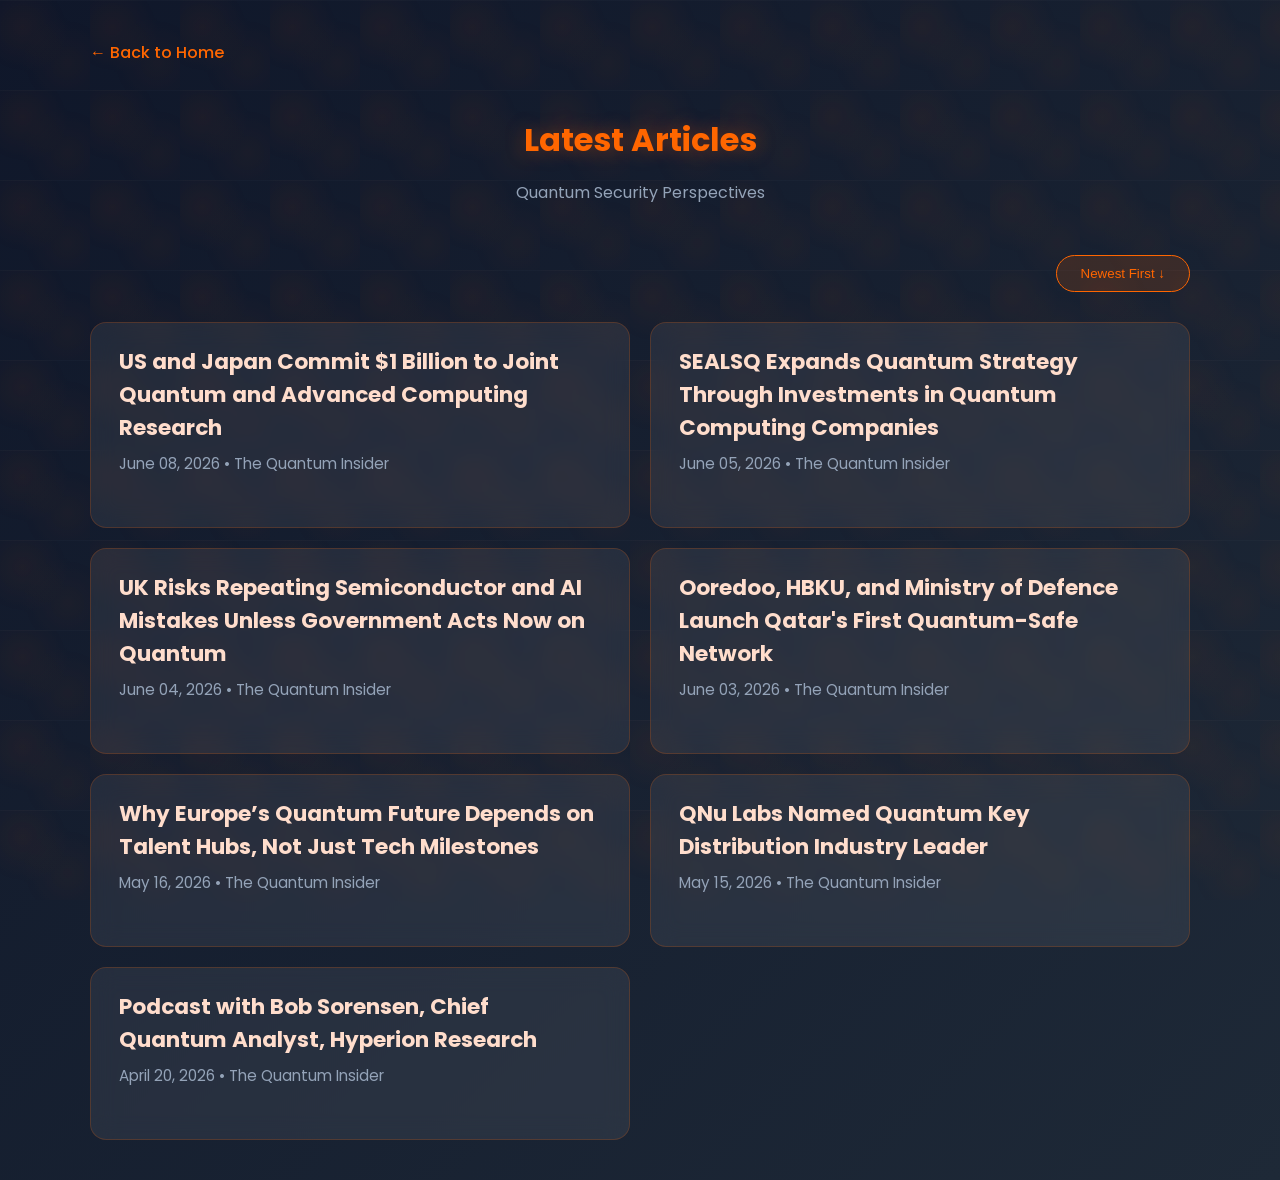
<file: articles.html>
<!DOCTYPE html>
<html lang="en">
<head>
    <meta charset="UTF-8">
    <meta name="viewport" content="width=device-width, initial-scale=1.0">
    <title>Latest Articles - Qnulabs</title>
    <style>
        @import url('https://fonts.googleapis.com/css2?family=Poppins:wght@400;500;600;700&display=swap');
       
        body {
            font-family: 'Poppins', sans-serif;
            margin: 0;
            padding: 40px 20px;
            background: linear-gradient(135deg, #0f172a 0%, #1e2937 100%);
            color: #e2e8f0;
            min-height: 100vh;
            position: relative;
            overflow-x: hidden;
        }
        body::before {
            content: '';
            position: fixed;
            top: 0;
            left: 0;
            width: 100%;
            height: 100%;
            background:
                radial-gradient(circle at 25% 30%, rgba(255, 102, 0, 0.08) 0%, transparent 50%),
                radial-gradient(circle at 75% 70%, rgba(255, 102, 0, 0.06) 0%, transparent 50%),
                linear-gradient(rgba(255,255,255,0.03) 1px, transparent 1px);
            background-size: 90px 90px;
            pointer-events: none;
            z-index: -1;
            opacity: 0.65;
        }
        .container {
            max-width: 1100px;
            margin: 0 auto;
            position: relative;
        }
        h1 {
            color: #ff6600;
            text-align: center;
            margin-bottom: 10px;
            text-shadow: 0 0 20px rgba(255, 102, 0, 0.4);
        }
        .subtitle {
            text-align: center;
            color: #94a3b8;
            margin-bottom: 50px;
        }
        .back {
            color: #ff6600;
            text-decoration: none;
            font-weight: 500;
            display: inline-block;
            margin-bottom: 30px;
        }
        .back:hover { text-decoration: underline; }

        .sort-container {
            display: flex;
            justify-content: flex-end;
            margin-bottom: 30px;
        }
        .sort-btn {
            background: rgba(255, 102, 0, 0.15);
            color: #ff6600;
            border: 1px solid #ff6600;
            padding: 10px 24px;
            border-radius: 50px;
            font-weight: 500;
            cursor: pointer;
            transition: all 0.3s;
        }
        .sort-btn:hover {
            background: #ff6600;
            color: white;
        }

        .article-list {
            display: grid;
            grid-template-columns: repeat(2, 1fr);
            gap: 20px;
        }
        @media (max-width: 768px) {
            .article-list {
                grid-template-columns: 1fr;
            }
        }
        
        .article-item {
            background: rgba(255, 255, 255, 0.07);
            backdrop-filter: blur(12px);
            padding: 22px 28px;
            border-radius: 16px;
            border: 1px solid rgba(255, 102, 0, 0.2);
            transition: all 0.3s;
            cursor: pointer;
        }
        .article-item:hover {
            transform: translateY(-6px);
            background: rgba(255, 255, 255, 0.12);
            border-color: #ff6600;
            box-shadow: 0 10px 30px rgba(255, 102, 0, 0.25);
        }
        .article-item h2 {
            color: #ffddcc;
            margin: 0;
            font-size: 1.35rem;
        }
        .article-item .meta {
            color: #94a3b8;
            font-size: 0.95rem;
            margin-top: 8px;
        }

        .article-detail {
            display: none;
            background: rgba(255, 255, 255, 0.08);
            backdrop-filter: blur(12px);
            padding: 40px;
            border-radius: 16px;
            border: 1px solid rgba(255, 102, 0, 0.25);
        }
        .article-detail h2 {
            color: #ff6600;
            font-size: 2rem;
            margin-bottom: 20px;
        }
        .meta {
            color: #94a3b8;
            margin-bottom: 30px;
        }
        .section {
            margin-bottom: 40px;
        }
        .section h3 {
            color: #ff8533;
            margin-bottom: 18px;
            font-size: 1.4rem;
        }
        .summary, .perspective {
            line-height: 1.85;
            color: #cbd5e1;
        }
        .summary ul, .perspective ul {
            padding-left: 25px;
            margin: 15px 0;
            list-style-type: disc;
        }
        .summary li, .perspective li {
            margin-bottom: 12px;
        }
        .btn {
            display: inline-block;
            padding: 14px 32px;
            background: #ff6600;
            color: white;
            text-decoration: none;
            border-radius: 50px;
            font-weight: 600;
            margin-top: 20px;
            transition: all 0.3s;
        }
        .btn:hover {
            background: #ff8533;
            transform: translateY(-3px);
        }
    </style>
</head>
<body>
    <div class="container">
        <a href="index.html" class="back">← Back to Home</a>
        
        <h1>Latest Articles</h1>
        <p class="subtitle">Quantum Security Perspectives</p>

        <div class="sort-container">
            <button id="sortBtn" class="sort-btn">Newest First ↓</button>
        </div>
       
        <div id="articleList" class="article-list"></div>
        
        <div id="articleDetail" class="article-detail">
            <a href="#" onclick="backToList(); return false;" class="back">← Back to Articles</a>
            <div id="detailContent"></div>
        </div>
    </div>

    <script>
        const articlesData = [
            {
                id: 1,
                title: "QNu Labs Named Quantum Key Distribution Industry Leader",
                date: "May 15, 2026",
                dateObj: new Date("2026-05-15"),
                source: "The Quantum Insider",
                summary: `The Quantum Insider article reports that QNu Labs has been recognized as a “Global Established Leader” in the 2026 MarketsandMarkets 360Quadrants Quantum Key Distribution (QKD) evaluation.
The evaluation reviewed more than 170 companies in the global quantum-safe cybersecurity ecosystem, with only 17 companies categorized as established leaders.
The recognition highlights the growing importance of Quantum Key Distribution as governments and enterprises prepare for future cyber threats posed by quantum computing.
QNu Labs was acknowledged for its end-to-end quantum-safe cybersecurity portfolio, including QKD, QRNG, PQC, and crypto-agile platforms designed for critical infrastructure protection.
The company focuses on securing sectors such as government, defence, telecom, BFSI, healthcare, and critical infrastructure with deployment-ready quantum communication solutions.
CEO Sunil Gupta emphasized that quantum-safe security is now a present-day necessity rather than a future concern.
The article also positions QNu Labs as a major player in India’s indigenous quantum cybersecurity ecosystem.`,
                perspective: `QNu Labs’ recognition validates India’s capability to build globally competitive quantum-safe cybersecurity technologies rather than depending entirely on imported solutions.
The article reinforces India’s need for sovereign quantum communication infrastructure, especially for defence, telecom, BFSI, and critical infrastructure sectors.
Our approach of combining QKD, PQC, QRNG, and crypto-agility into an integrated platform aligns with the global shift toward end-to-end quantum-safe ecosystems.
Global leadership in quantum security now depends equally on deployment readiness, scalability, interoperability, and ecosystem partnerships.
India can further strengthen its position by accelerating standards adoption, indigenous component manufacturing, public-private collaboration, and large-scale quantum network deployments.`,
                link: "https://thequantuminsider.com/2026/05/15/qnu-labs-global-quantum-key-distribution-leader/"
            },
            {
                id: 2,
                title: "Why Europe’s Quantum Future Depends on Talent Hubs, Not Just Tech Milestones",
                date: "May 16, 2026",
                dateObj: new Date("2026-05-16"),
                source: "The Quantum Insider",
                summary: `The article argues that Europe’s success in quantum computing will depend more on developing strong talent ecosystems than only achieving technical breakthroughs.
Quantum computing requires highly interdisciplinary collaboration involving physicists, engineers, software developers, cryogenic experts, and industry professionals.
The author highlights the importance of “talent hubs” — concentrated ecosystems where universities, startups, investors, governments, and corporations collaborate.
European cities such as Delft, Copenhagen, Paris, Munich, and Innsbruck are emerging as major quantum innovation clusters.
The next phase of quantum computing is primarily a systems-engineering challenge.
Europe is gaining momentum because of stronger startup ecosystems and collaboration between academia and industry.
Quantum technologies will scale successfully only if Europe invests early in education and workforce development.`,
                perspective: `The article strongly reflects India’s current opportunity: building quantum talent ecosystems will be as important as developing quantum technologies themselves.
QNu Labs’ collaborations with academia, government bodies, startups, and industry demonstrate the importance of creating interconnected innovation ecosystems.
India has strong foundational talent in engineering, cryptography, and software, but requires deeper specialization in quantum hardware, photonics, cryogenics, and systems engineering.
A key learning is that commercialization success in quantum technologies depends on multidisciplinary collaboration, workforce development, and practical deployment experience.
India can improve by creating dedicated quantum innovation clusters, increasing industry-led training programs, supporting startup incubation, and enabling faster transition from research to real-world deployment.`,
                link: "https://thequantuminsider.com/2026/05/16/guest-post-why-europes-quantum-future-depends-on-talent-hubs-not-just-tech-milestones/"
            },
            {
                id: 3,
                title: "Podcast with Bob Sorensen, Chief Quantum Analyst, Hyperion Research",
                date: "April 20, 2026",
                dateObj: new Date("2026-04-20"),
                source: "The Quantum Insider",
                summary: `The podcast focused on the growing convergence between quantum computing and high-performance computing (HPC), with Bob Sorensen explaining that HPC users are likely to become the earliest large-scale adopters of quantum technologies.
Sorensen emphasized a “problem-first” adoption strategy for HPC centers: organizations should first identify computational pain points, evaluate classical solutions and costs, and only then assess whether quantum computing can deliver measurable ROI.
He highlighted that successful quantum adoption will depend less on qubit metrics and more on solving real-world business problems such as reducing compute time, lowering queue delays, and improving scientific productivity.
The discussion explored cloud versus on-prem quantum deployment, with Sorensen noting that cloud provides access to cutting-edge systems quickly, while on-prem infrastructure can become more economical for organizations with stable and high utilization workloads.
Sorensen argued that quantum hardware will require modular upgrade paths and shorter refresh cycles compared to traditional HPC systems because quantum technology is evolving much faster than classical computing infrastructure.
A major theme was that HPC managers are primarily concerned about seamless integration rather than the quantum technology itself.
The podcast concluded with practical discussions on “quantum advantage,” where Sorensen explained that meaningful gains could include faster performance, solving previously impossible problems, or drastically reducing energy consumption.`,
                perspective: `The podcast’s emphasis on “problem-first quantum adoption” strongly aligns with QNu Labs’ philosophy of building deployable quantum cybersecurity solutions rather than pursuing quantum technology purely for research prestige.
Bob Sorensen’s point that hybrid quantum-classical infrastructure will define early adoption is highly relevant to QNu Labs’ approach.
The discussion around “real-world utility over qubit counts” reflects QNu Labs’ practical deployment mindset.
The podcast highlighted the importance of sovereign quantum infrastructure, which is especially important for India.
Sorensen’s comments on scalability and modularity are directly relevant to QNu’s long-term roadmap.
The podcast’s focus on operational integration rather than isolated quantum hardware mirrors QNu Labs’ “platform approach.”
From an India perspective, the podcast reinforces that the global quantum race is no longer only about computing supremacy — it is equally about secure communications and cyber resilience.`,
                link: "https://thequantuminsider.com/2026/05/16/podcast-with-bob-sorensen-chief-quantum-analyst-hyperion-research/"
            },
            {
                id: 4,
                title: "US and Japan Commit $1 Billion to Joint Quantum and Advanced Computing Research",
                date: "June 08, 2026",
                dateObj: new Date("2026-06-08"),
                source: "The Quantum Insider",
                summary: `The US and Japan announced a $1 billion strategic partnership under President Trump’s Genesis Mission, with Japan as the first international partner.
Combined investment: $500 million from each country over five years (subject to appropriations) for joint research in quantum information science, fusion energy, advanced materials, biotechnology, AI-driven discovery, particle physics, and autonomous laboratory systems.
Involves 11 joint research teams combining 12 DOE National Laboratories, one DOE User Facility, and 12 leading Japanese institutions (e.g., RIKEN, University of Tokyo, NIMS, KEK, J-PARC).
Key focus: Developing next-generation autonomous laboratories using AI and robotics, advancing particle accelerator technologies, and leveraging high-performance computing (DOE systems + Japan’s Fugaku supercomputer) for AI-driven research.
Builds on the U.S.-Japan Technology Prosperity Deal (2025) and a joint Statement of Intent (January 2026).
Goal: Accelerate scientific discovery and double the productivity/impact of American science and engineering within a decade through AI, advanced computing, and international collaboration.
Quotes highlight combining strengths for AI-age science and alignment with Japan’s science, AI, and semiconductor strategies.`,
                perspective: `The US-Japan initiative is a major boost for broad foundational R&D in quantum information science, AI-computing integration, and related frontier technologies through large-scale, multi-institutional collaboration.
We differentiate by focusing on practical, deployable quantum-safe cybersecurity and secure communication networks that deliver immediate protection against quantum threats like “Harvest Now, Decrypt Later” attacks.
India has already achieved one of the world’s longest operational quantum communication networks: 1,000 km of quantum-secured links on standard telecom fiber, completed well ahead of schedule under the National Quantum Mission (target was 2,000 km in 8 years).
Emphasis on indigenous hybrid platforms integrating QKD (up to 200 km per link without amplification), QRNG, PQC, enabling seamless coexistence with classical infrastructure for real-world deployments in defense, telecom, finance, and government.
India’s approach prioritizes strategic autonomy (“Atmanirbhar Bharat”) with field-proven, sovereign technology that builds a secure national backbone rapidly and cost-effectively.
This complements global upstream research efforts like the US-Japan partnership by providing ready-to-deploy quantum-resilient infrastructure today, strengthening overall ecosystem resilience while advancing digital sovereignty.`,
                link: "https://thequantuminsider.com/2026/06/08/us-and-japan-commit-1-billion-to-joint-quantum-and-advanced-computing-research/"
            },
            {
                id: 5,
                title: "SEALSQ Expands Quantum Strategy Through Investments in Quantum Computing Companies",
                date: "June 05, 2026",
                dateObj: new Date("2026-06-05"),
                source: "The Quantum Insider",
                summary: `SEALSQ Corp (NASDAQ: LAES) announced an expansion of its quantum strategy through targeted investments and acquisitions in multiple quantum computing companies, while continuing to develop post-quantum semiconductor and security products.
The company is building a vertically integrated “Root-to-Qubit” platform that connects its post-quantum cryptography and secure silicon (Root of Trust) with emerging quantum computing capabilities.
SEALSQ is pursuing a multi-modality investment approach across various quantum hardware architectures (not focused on a single qubit technology) to mitigate risk and gain diversified exposure.
It has closed investments in four quantum computing companies spanning leading solid-state and analog approaches (including electron-on-helium, silicon spin, and analog); additional opportunities are in progress across photonics, carbon-based qubits, and post-quantum software.
The strategy positions SEALSQ as one of the few public companies offering diversified exposure to multiple qubit modalities while maintaining a revenue-generating core business in secure semiconductors, PKI, and post-quantum hardware/software (e.g., QS7001 secure element, QVault TPM, ML-KEM, ML-DSA, FALCON in EAL5+ hardware).
Goal: Gain early visibility into qubit roadmaps, enable co-development, and integrate quantum-resistant security with quantum compute into commercial offerings.
CEO Carlos Moreira emphasized building the full quantum stack as a natural extension of securing the digital infrastructure, creating a differentiated platform by “building the track” rather than betting on one technology.
SEALSQ plans to continue evaluating strategic quantum investments and partnerships through 2026 and beyond, with details on individual deals to be disclosed as appropriate.`,
                perspective: `The SEALSQ approach of investing across multiple quantum computing modalities to build a “Root-to-Qubit” stack reflects a growing industry trend of vertical integration between post-quantum security and quantum hardware.
We differentiate through deep specialization in practical, field-deployed quantum-safe communication networks using indigenous QKD technology, rather than broad financial investments in upstream quantum computing hardware.
India has already delivered one of the world’s longest operational quantum-secured networks (1,000 km on standard telecom fiber), achieved rapidly under the National Quantum Mission, demonstrating real-world readiness far ahead of schedule.
Our focus remains on hybrid quantum-safe platforms (QKD + QRNG + PQC) that provide immediate, sovereign protection for critical infrastructure today, enabling seamless integration with existing networks.
While companies like SEALSQ pursue diversified equity positions in quantum computing startups anchored by semiconductor revenue, our strength lies in end-to-end, deployable quantum-secure infrastructure built for strategic autonomy and national security needs.
This positions us as a leader in delivering tangible quantum-resilient solutions that complement global efforts in quantum computing development, ensuring secure communications in the quantum era.`,
                link: "https://thequantuminsider.com/2026/06/05/sealsq-expands-quantum-strategy-through-investments-in-quantum-computing-companies/"
            },
            {
                id: 6,
                title: "UK Risks Repeating Semiconductor and AI Mistakes Unless Government Acts Now on Quantum",
                date: "June 04, 2026",
                dateObj: new Date("2026-06-04"),
                source: "The Quantum Insider",
                summary: `A cross-party UK Parliamentary Group (APPG on Quantum Technologies) released a white paper warning that the UK risks repeating past mistakes in semiconductors and AI by failing to convert early quantum leadership into long-term economic value.
The UK launched the world’s first National Quantum Technologies Programme in 2014 and has invested over £1 decade/billion in quantum computing, sensing, communications, and timing.
National Quantum Strategy ambition: Capture 15% of the global quantum market and 15% of global private investment by 2033; quantum computing alone projected to create 148,000 jobs and add £12.9 billion to GDP by 2055.
Key barriers identified: Shortage of late-stage growth capital (beyond Series A), talent pipeline issues, weak government procurement, limited support for quantum networking, and risks to fundamental research.
Five priority action areas: 1. Scale-up capital and investment (mobilize British Business Bank and pension funds; prevent company relocations to the US). 2. Government as early adopter/procurement in defence, healthcare, infrastructure, and secure communications. 3. Workforce and talent retention (address PhD stipends, visas, postdoc contracts, university physics departments at risk). 4. Quantum networking and a more balanced NCSC policy on Quantum Key Distribution (only £120 million allocated vs. £2 billion total quantum spend; contrast with EU’s EuroQCI). 5. Continued support for fundamental/curiosity-driven research alongside commercialisation.
Contributors warn of talent shortages, policy inconsistencies on quantum security, and the need for sovereign supply chains to avoid losing economic benefits.`,
                perspective: `The UK report highlights a common challenge: strong foundational research and early investment do not automatically translate into commercial leadership without decisive action on deployment, scale-up, and policy coherence.
We differentiate through proven, rapid real-world deployment of quantum-safe technologies, having already built one of the world’s longest operational quantum communication networks (1,000 km on standard telecom fiber) well ahead of schedule under India’s National Quantum Mission.
India’s approach emphasizes strategic autonomy and indigenous innovation, delivering field-ready hybrid quantum-safe solutions (QKD + QRNG + PQC) that protect critical infrastructure today rather than relying primarily on future scale-up funding.
Our focus on practical, sovereign quantum-secure networks for defence, telecom, finance, and government provides immediate national security benefits and demonstrates how targeted public-private efforts can achieve fast deployment outcomes.
This complements global efforts like the UK’s by showing a successful model of translating quantum research into deployable infrastructure quickly and cost-effectively, strengthening digital sovereignty while addressing urgent quantum threats.`,
                link: "https://thequantuminsider.com/2026/06/04/uk-risks-repeating-semiconductor-and-ai-mistakes-unless-government-acts-now-on-quantum-warns-cross-party-parliamentary-group/"
            },
            {
                id: 7,
                title: "Ooredoo, HBKU, and Ministry of Defence Launch Qatar's First Quantum-Safe Network",
                date: "June 03, 2026",
                dateObj: new Date("2026-06-03"),
                source: "The Quantum Insider",
                summary: `Ooredoo Qatar, in partnership with Hamad Bin Khalifa University (HBKU) and Qatar’s Ministry of Defence, has deployed Qatar’s first quantum-safe communications link using Quantum Key Distribution (QKD) technology.
The system was successfully integrated into Ooredoo’s operational telecommunications network (not just a lab demo) and has generated and distributed encryption keys across multiple fiber-link distances using dark fiber infrastructure.
The project builds on HBKU research in collaboration with ID Quantique (Switzerland) and aims to strengthen Qatar’s cybersecurity and lay the foundation for quantum-secure digital infrastructure.
It demonstrates QKD’s ability to operate alongside existing telecom infrastructure, with secure key generation validated over practical distances.
Dr. Saif M. Al-Kuwari (HBKU) highlighted it as a milestone for bringing quantum-secure communication into real telecom networks, paving the way for future terrestrial and satellite-based quantum links; more advanced projects are already underway.
The initiative reflects Qatar’s growing national investment in quantum technologies through government-academia-industry collaboration, positioning the country in the global push toward quantum-safe networks amid rising quantum computing threats.`,
                perspective: `Qatar’s launch of its first QKD-based quantum-safe link in partnership with telecom, academia, and defence mirrors the global trend of early adoption of quantum-secure communications for critical infrastructure.
We differentiate through large-scale, indigenous deployment capabilities, having already operationalized one of the world’s longest quantum communication networks at 1,000 km on standard telecom fiber, achieved rapidly and ahead of schedule under India’s National Quantum Mission.
Our strength lies in field-proven, end-to-end hybrid quantum-safe platforms (QKD + QRNG + PQC) that integrate seamlessly with existing infrastructure and deliver immediate, sovereign protection for high-stakes sectors like defence, telecom, and government.
India’s model of strategic autonomy enables faster, cost-effective national-scale rollouts with homegrown technology, going beyond pilot projects to create a robust quantum-resilient backbone.
Such international milestones validate the urgency of quantum-safe networks; our proven track record positions us as a leader in delivering scalable, real-world solutions that complement and accelerate global quantum security efforts.`,
                link: "https://thequantuminsider.com/2026/06/03/ooredoo-hbku-ministry-of-defence-launch-qatars-first-quantum-safe-network/"
            }
        ];

        let currentSort = 'newest';

        function renderArticleList() {
            let sorted = [...articlesData];
            if (currentSort === 'newest') {
                sorted.sort((a, b) => b.dateObj - a.dateObj);
            } else {
                sorted.sort((a, b) => a.dateObj - b.dateObj);
            }

            const listContainer = document.getElementById('articleList');
            listContainer.innerHTML = '';

            sorted.forEach(article => {
                const div = document.createElement('div');
                div.className = 'article-item';
                div.innerHTML = `
                    <h2>${article.title}</h2>
                    <p class="meta">${article.date} • ${article.source}</p>
                `;
                div.onclick = () => showArticle(article.id);
                listContainer.appendChild(div);
            });
        }

        function toggleSort() {
            currentSort = currentSort === 'newest' ? 'oldest' : 'newest';
            document.getElementById('sortBtn').textContent = currentSort === 'newest' ? 'Newest First ↓' : 'Oldest First ↑';
            renderArticleList();
        }

        function showArticle(id) {
            const article = articlesData.find(a => a.id === id);
            if (!article) return;
            
            const mapLinesToLi = (text) => text.trim().split('\n')
                .map(line => line.trim())
                .filter(line => line.length > 0)
                .map(line => `<li>${line}</li>`)
                .join('');
            
            const content = `
                <h2>${article.title}</h2>
                <p class="meta"><strong>Date:</strong> ${article.date} &nbsp;&nbsp; | &nbsp;&nbsp; <strong>Source:</strong> ${article.source}</p>
               
                <div class="section">
                    <h3>Summary</h3>
                    <div class="summary">
                        <ul>${mapLinesToLi(article.summary)}</ul>
                    </div>
                </div>
               
                <div class="section">
                    <h3>QNu Labs Perspective</h3>
                    <div class="perspective">
                        <ul>${mapLinesToLi(article.perspective)}</ul>
                    </div>
                </div>
               
                <a href="${article.link}" target="_blank" class="btn">Read Original Article →</a>
            `;
           
            document.getElementById('detailContent').innerHTML = content;
            document.getElementById('articleList').style.display = 'none';
            document.getElementById('articleDetail').style.display = 'block';
            document.querySelector('.sort-container').style.display = 'none';
        }

        function backToList() {
            document.getElementById('articleList').style.display = 'grid';
            document.getElementById('articleDetail').style.display = 'none';
            document.querySelector('.sort-container').style.display = 'flex';
        }

        document.getElementById('sortBtn').addEventListener('click', toggleSort);
        window.onload = renderArticleList;
    </script>
</body>
</html>
</file>
